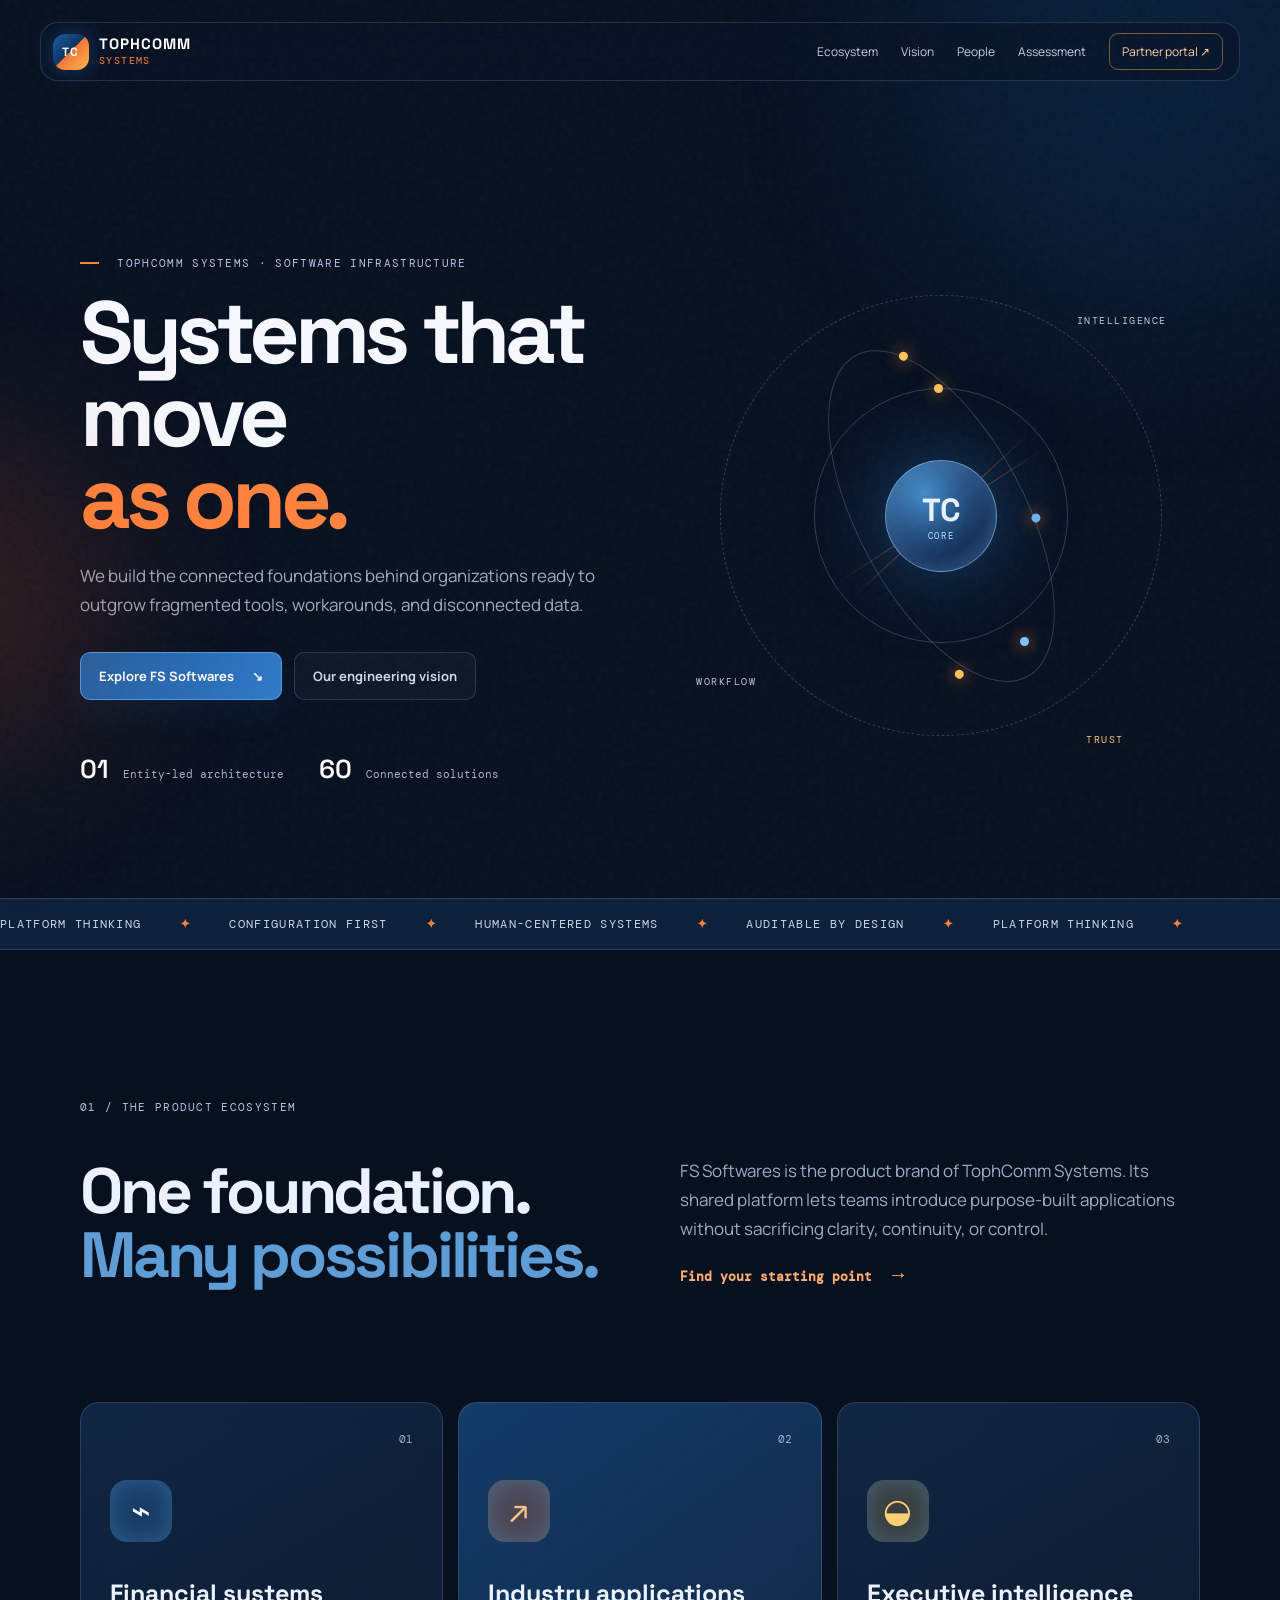
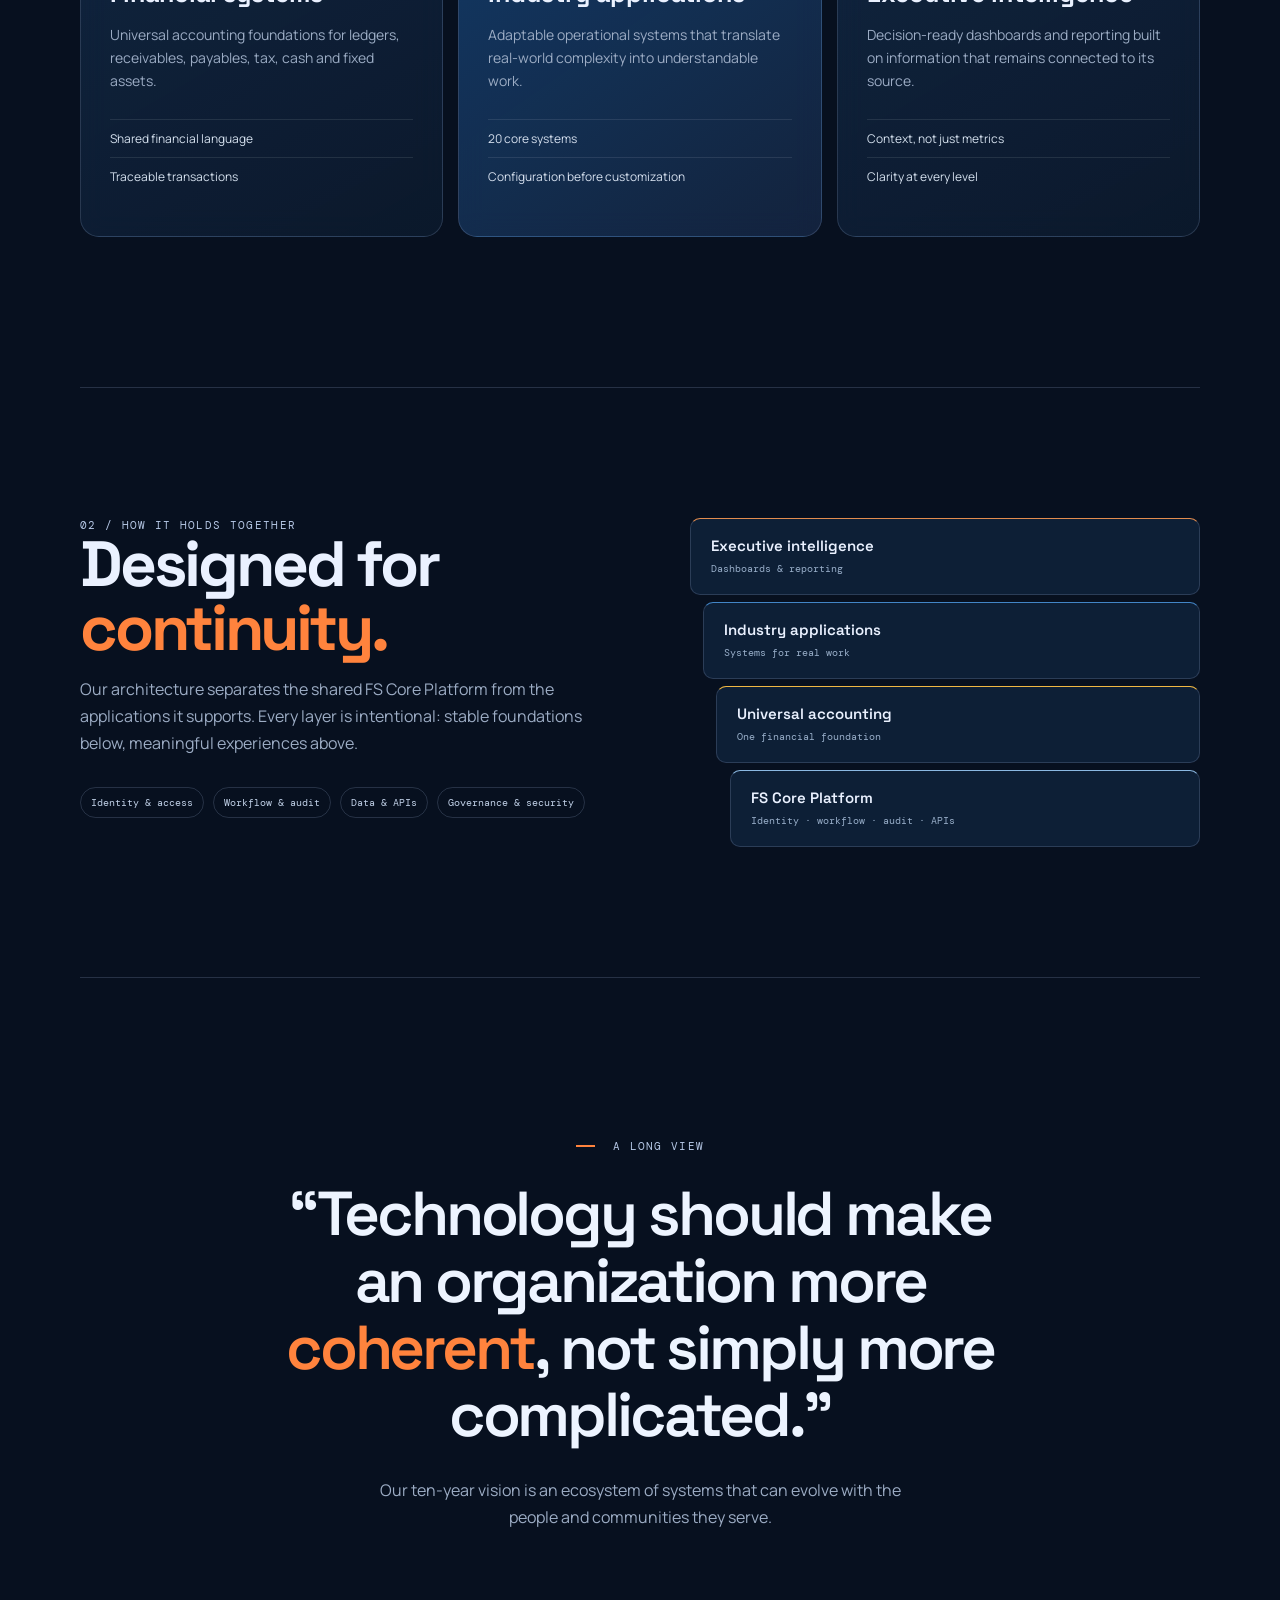
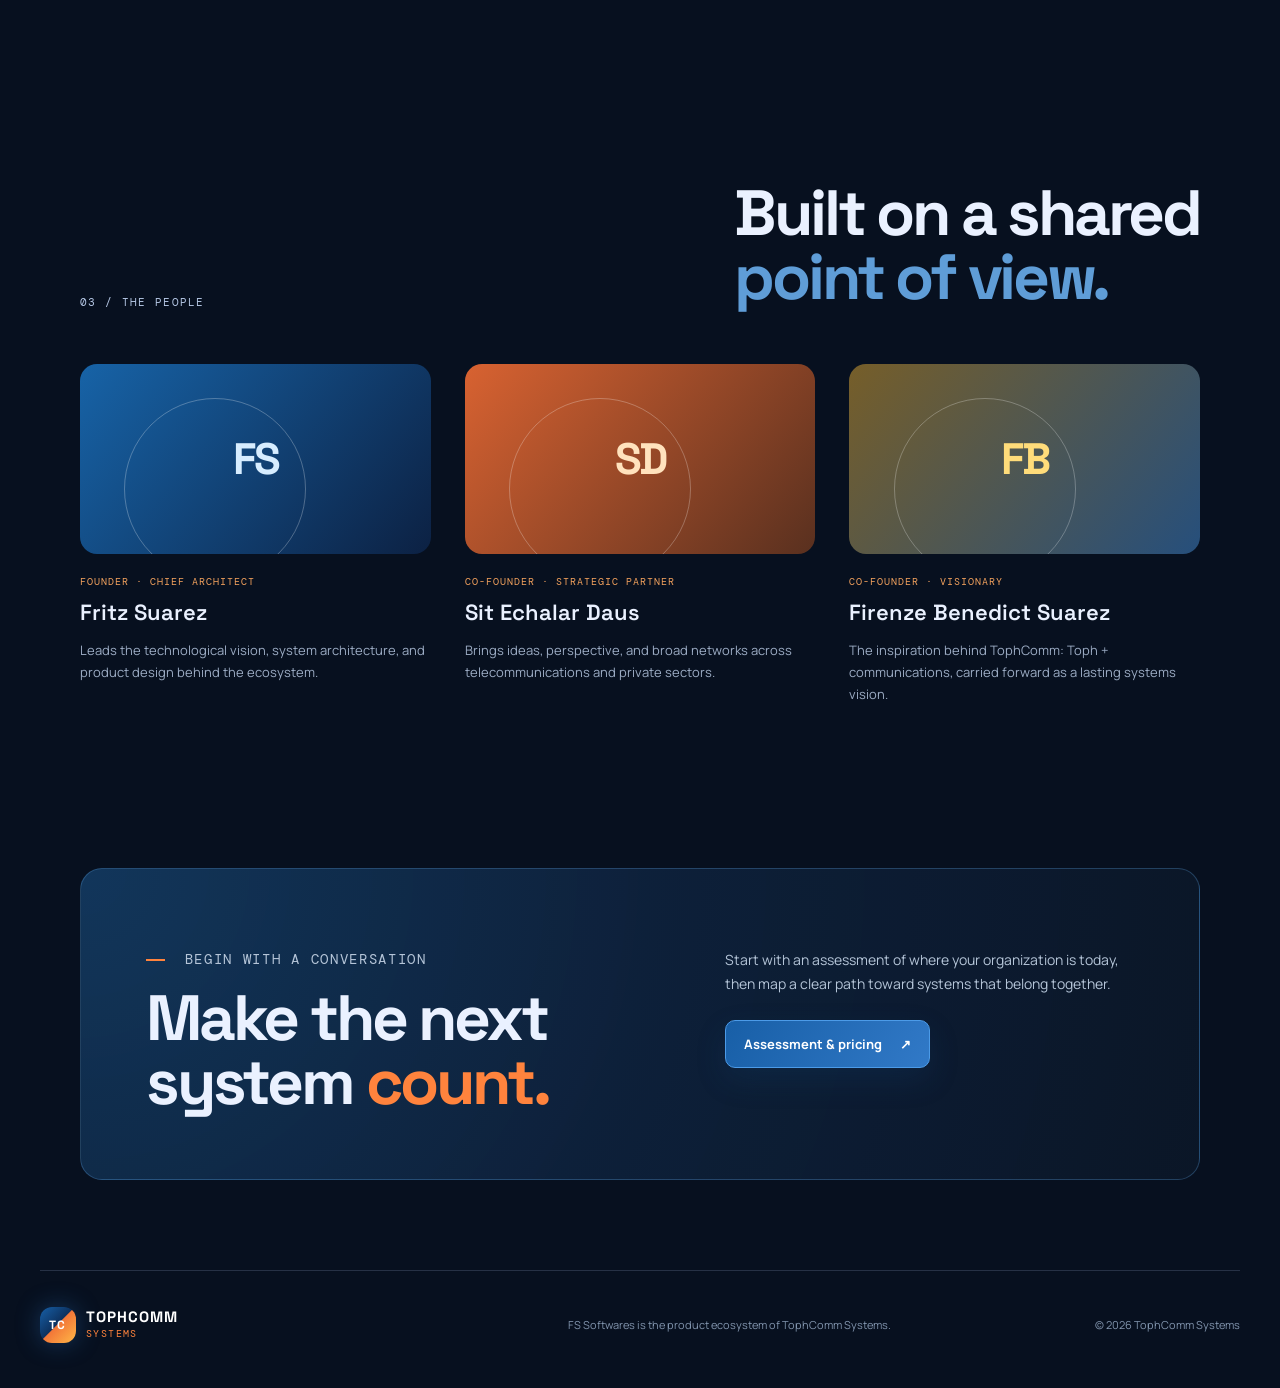
<file: index.html>
<!doctype html>
<html lang="en">
<head>
  <meta charset="utf-8" />
  <meta name="viewport" content="width=device-width, initial-scale=1" />
  <meta name="description" content="TophComm Systems creates connected software systems through the FS Softwares product ecosystem." />
  <title>TophComm Systems — Connected by design</title>
  <link rel="preconnect" href="https://fonts.googleapis.com" />
  <link rel="preconnect" href="https://fonts.gstatic.com" crossorigin />
  <link href="https://fonts.googleapis.com/css2?family=DM+Mono&family=Manrope:wght@400;500;600;700;800&family=Space+Grotesk:wght@500;600;700&display=swap" rel="stylesheet" />
  <link rel="stylesheet" href="assets/site.css" />
</head>
<body>
  <div class="noise"></div><div class="orb orb-a"></div><div class="orb orb-b"></div>
  <header class="site-header"><a class="brand" href="#top" aria-label="TophComm Systems home"><span class="brand-mark">TC</span><span>TOPHCOMM<small>SYSTEMS</small></span></a>
    <button class="menu-toggle" aria-expanded="false" aria-controls="nav">Menu</button>
    <nav id="nav"><a href="#ecosystem">Ecosystem</a><a href="#vision">Vision</a><a href="#team">People</a><a href="assessment.html">Assessment</a><a class="nav-portal" href="portal.html">Partner portal ↗</a></nav>
  </header>
  <main id="top">
    <section class="hero section">
      <div class="hero-copy reveal"><p class="eyebrow"><i></i> TophComm Systems · software infrastructure</p><h1>Systems that move<br><em>as one.</em></h1><p class="lede">We build the connected foundations behind organizations ready to outgrow fragmented tools, workarounds, and disconnected data.</p><div class="actions"><a class="button primary" href="#ecosystem">Explore FS Softwares <span>↘</span></a><a class="button quiet" href="#vision">Our engineering vision</a></div><div class="hero-meta"><span><b>01</b> Entity-led architecture</span><span><b>60</b> Connected solutions</span></div></div>
      <div class="system-visual reveal" aria-label="Animated TophComm system orbit"><div class="core"><b>TC</b><span>CORE</span></div><div class="orbit o1"><i></i><i></i></div><div class="orbit o2"><i></i><i></i><i></i></div><div class="orbit o3"></div><div class="signal s1"></div><div class="signal s2"></div><p class="orbit-label label-a">INTELLIGENCE</p><p class="orbit-label label-b">WORKFLOW</p><p class="orbit-label label-c">TRUST</p></div>
    </section>
    <section class="ticker" aria-label="Capabilities"><div>PLATFORM THINKING <b>✦</b> CONFIGURATION FIRST <b>✦</b> HUMAN-CENTERED SYSTEMS <b>✦</b> AUDITABLE BY DESIGN <b>✦</b> PLATFORM THINKING <b>✦</b></div></section>
    <section id="ecosystem" class="section intro"><div class="section-kicker reveal">01 / The product ecosystem</div><div class="intro-grid"><h2 class="reveal">One foundation.<br><span>Many possibilities.</span></h2><div class="reveal"><p class="lede">FS Softwares is the product brand of TophComm Systems. Its shared platform lets teams introduce purpose-built applications without sacrificing clarity, continuity, or control.</p><a class="text-link" href="assessment.html">Find your starting point <span>→</span></a></div></div></section>
    <section class="section product-grid">
      <article class="product-card reveal"><span class="card-index">01</span><div class="card-icon accounting">⌁</div><h3>Financial systems</h3><p>Universal accounting foundations for ledgers, receivables, payables, tax, cash and fixed assets.</p><ul><li>Shared financial language</li><li>Traceable transactions</li></ul></article>
      <article class="product-card feature reveal"><span class="card-index">02</span><div class="card-icon workflow">↗</div><h3>Industry applications</h3><p>Adaptable operational systems that translate real-world complexity into understandable work.</p><ul><li>20 core systems</li><li>Configuration before customization</li></ul></article>
      <article class="product-card reveal"><span class="card-index">03</span><div class="card-icon insight">◒</div><h3>Executive intelligence</h3><p>Decision-ready dashboards and reporting built on information that remains connected to its source.</p><ul><li>Context, not just metrics</li><li>Clarity at every level</li></ul></article>
    </section>
    <section id="vision" class="section architecture"><div class="arch-copy reveal"><div class="section-kicker">02 / How it holds together</div><h2>Designed for <em>continuity.</em></h2><p>Our architecture separates the shared FS Core Platform from the applications it supports. Every layer is intentional: stable foundations below, meaningful experiences above.</p><div class="principles"><span>Identity & access</span><span>Workflow & audit</span><span>Data & APIs</span><span>Governance & security</span></div></div><div class="stack reveal"><div class="stack-layer l1"><b>Executive intelligence</b><span>Dashboards & reporting</span></div><div class="stack-layer l2"><b>Industry applications</b><span>Systems for real work</span></div><div class="stack-layer l3"><b>Universal accounting</b><span>One financial foundation</span></div><div class="stack-layer l4"><b>FS Core Platform</b><span>Identity · workflow · audit · APIs</span></div></div></section>
    <section class="section statement reveal"><p class="eyebrow"><i></i> A long view</p><blockquote>“Technology should make an organization more <em>coherent</em>, not simply more complicated.”</blockquote><p>Our ten-year vision is an ecosystem of systems that can evolve with the people and communities they serve.</p></section>
    <section id="team" class="section team"><div class="team-head reveal"><div class="section-kicker">03 / The people</div><h2>Built on a shared<br><span>point of view.</span></h2></div><div class="people">
      <article class="person reveal"><div class="portrait p1">FS</div><p class="role">Founder · Chief Architect</p><h3>Fritz Suarez</h3><p>Leads the technological vision, system architecture, and product design behind the ecosystem.</p></article>
      <article class="person reveal"><div class="portrait p2">SD</div><p class="role">Co-Founder · Strategic Partner</p><h3>Sit Echalar Daus</h3><p>Brings ideas, perspective, and broad networks across telecommunications and private sectors.</p></article>
      <article class="person reveal"><div class="portrait p3">FB</div><p class="role">Co-Founder · Visionary</p><h3>Firenze Benedict Suarez</h3><p>The inspiration behind TophComm: Toph + communications, carried forward as a lasting systems vision.</p></article>
    </div></section>
    <section class="section CTA reveal"><div><p class="eyebrow"><i></i> Begin with a conversation</p><h2>Make the next<br>system <em>count.</em></h2></div><div><p>Start with an assessment of where your organization is today, then map a clear path toward systems that belong together.</p><a class="button primary" href="assessment.html">Assessment & pricing <span>↗</span></a></div></section>
  </main>
  <footer><a class="brand" href="#top"><span class="brand-mark">TC</span><span>TOPHCOMM<small>SYSTEMS</small></span></a><p>FS Softwares is the product ecosystem of TophComm Systems.</p><span>© 2026 TophComm Systems</span></footer><script src="assets/site.js"></script>
</body></html>
</file>
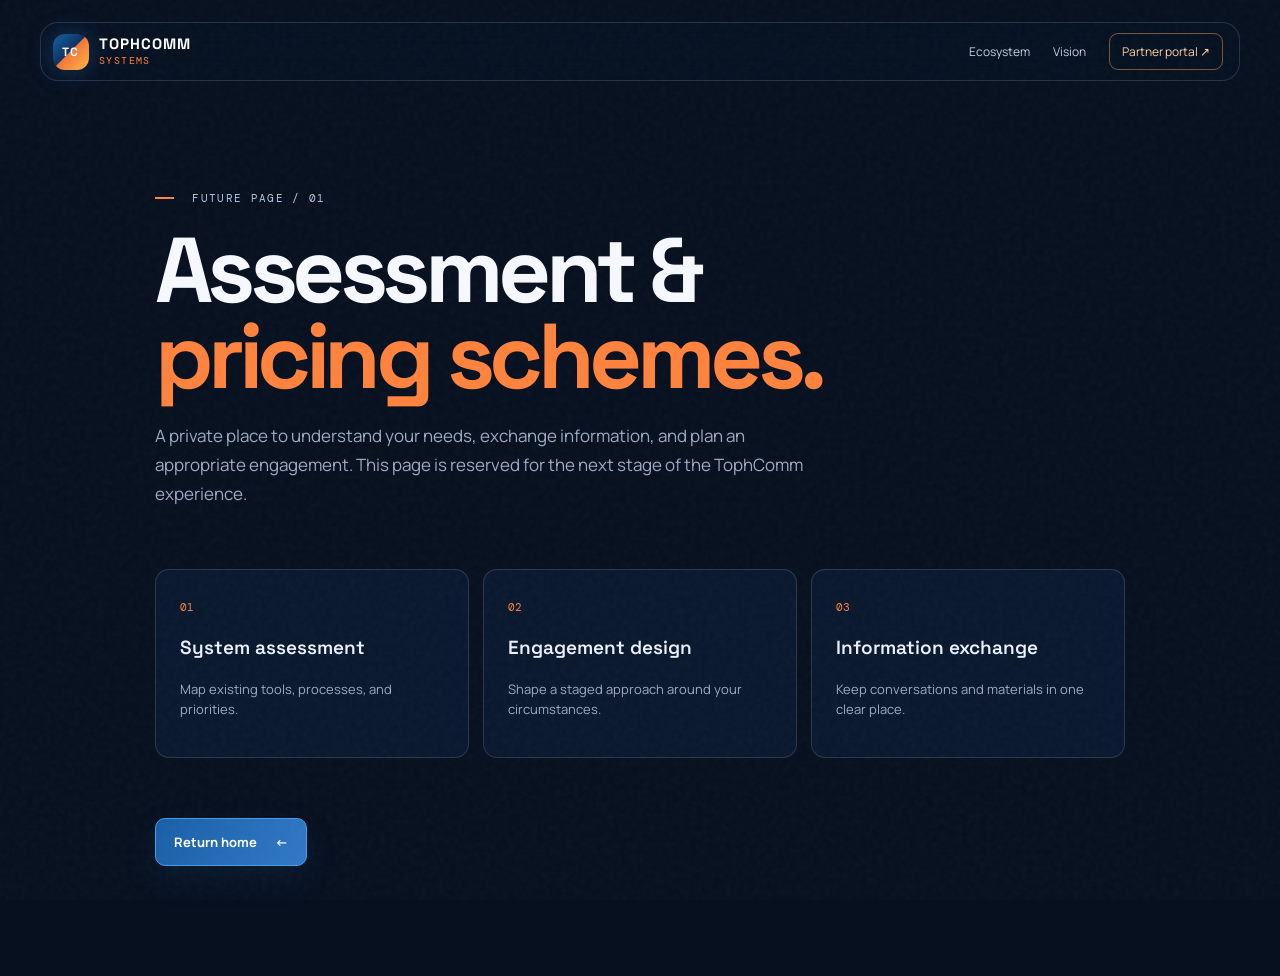
<file: assessment.html>
<!doctype html><html lang="en"><head><meta charset="utf-8"><meta name="viewport" content="width=device-width,initial-scale=1"><title>Assessment — TophComm Systems</title><link rel="preconnect" href="https://fonts.googleapis.com"><link href="https://fonts.googleapis.com/css2?family=DM+Mono&family=Manrope:wght@400;500;600;700;800&family=Space+Grotesk:wght@500;600;700&display=swap" rel="stylesheet"><link rel="stylesheet" href="assets/site.css"></head><body class="inner"><div class="noise"></div><header class="site-header"><a class="brand" href="index.html"><span class="brand-mark">TC</span><span>TOPHCOMM<small>SYSTEMS</small></span></a><nav><a href="index.html#ecosystem">Ecosystem</a><a href="index.html#vision">Vision</a><a class="nav-portal" href="portal.html">Partner portal ↗</a></nav></header><main class="inner-main"><p class="eyebrow"><i></i> Future page / 01</p><h1>Assessment &<br><em>pricing schemes.</em></h1><p class="lede">A private place to understand your needs, exchange information, and plan an appropriate engagement. This page is reserved for the next stage of the TophComm experience.</p><div class="future-grid"><article><b>01</b><h3>System assessment</h3><p>Map existing tools, processes, and priorities.</p></article><article><b>02</b><h3>Engagement design</h3><p>Shape a staged approach around your circumstances.</p></article><article><b>03</b><h3>Information exchange</h3><p>Keep conversations and materials in one clear place.</p></article></div><a class="button primary" href="index.html">Return home <span>←</span></a></main></body></html>
</file>
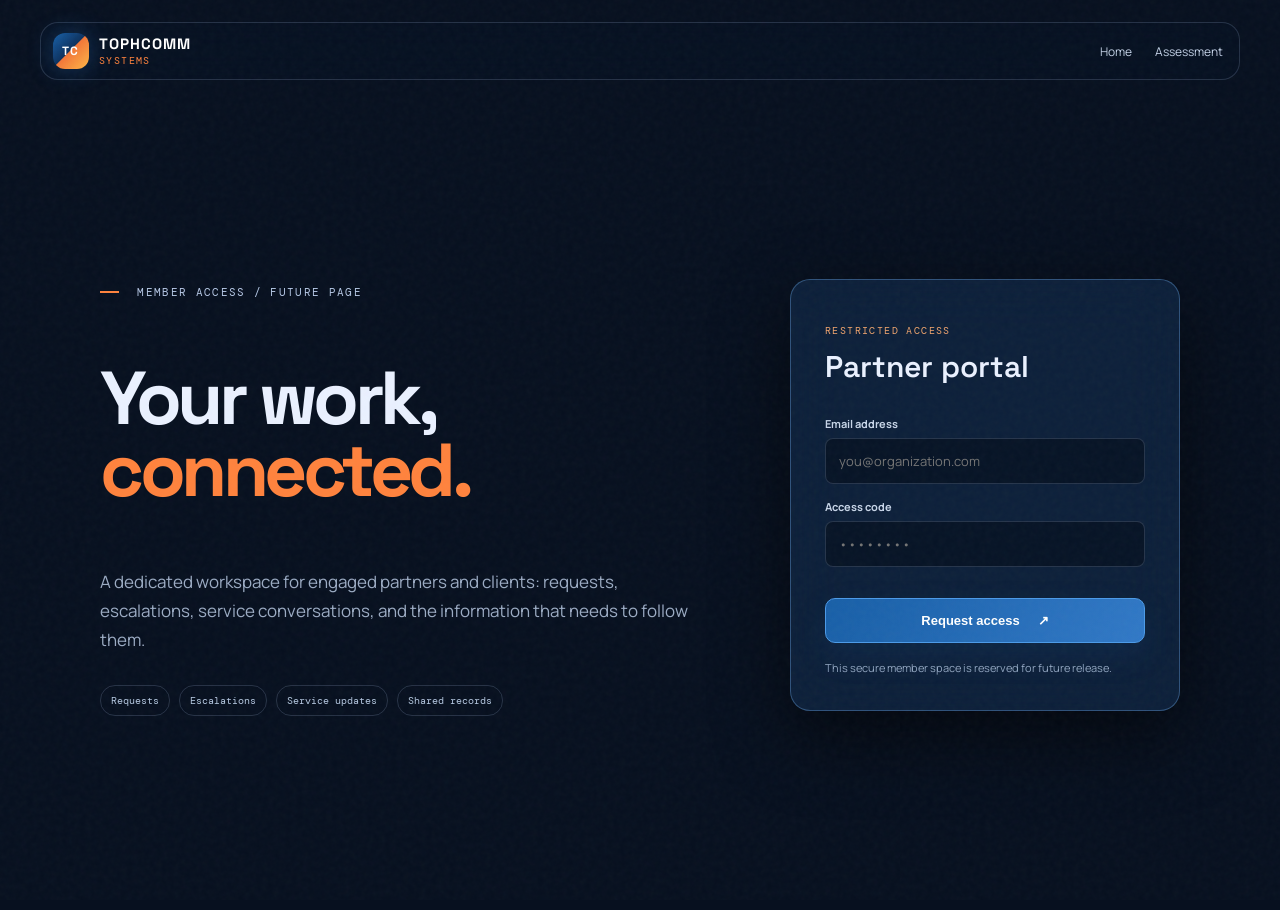
<file: portal.html>
<!doctype html><html lang="en"><head><meta charset="utf-8"><meta name="viewport" content="width=device-width,initial-scale=1"><title>Partner Portal — TophComm Systems</title><link rel="preconnect" href="https://fonts.googleapis.com"><link href="https://fonts.googleapis.com/css2?family=DM+Mono&family=Manrope:wght@400;500;600;700;800&family=Space+Grotesk:wght@500;600;700&display=swap" rel="stylesheet"><link rel="stylesheet" href="assets/site.css"></head><body class="inner portal"><div class="noise"></div><header class="site-header"><a class="brand" href="index.html"><span class="brand-mark">TC</span><span>TOPHCOMM<small>SYSTEMS</small></span></a><nav><a href="index.html">Home</a><a href="assessment.html">Assessment</a></nav></header><main class="portal-main"><section><p class="eyebrow"><i></i> Member access / future page</p><h1>Your work, <em>connected.</em></h1><p class="lede">A dedicated workspace for engaged partners and clients: requests, escalations, service conversations, and the information that needs to follow them.</p><div class="portal-features"><span>Requests</span><span>Escalations</span><span>Service updates</span><span>Shared records</span></div></section><form class="login-card" onsubmit="event.preventDefault();this.querySelector('.form-note').textContent='Member access will be enabled when this portal launches.'"><p>RESTRICTED ACCESS</p><h2>Partner portal</h2><label>Email address<input type="email" required placeholder="you@organization.com"></label><label>Access code<input type="password" required placeholder="••••••••"></label><button class="button primary">Request access <span>↗</span></button><small class="form-note">This secure member space is reserved for future release.</small></form></main></body></html>
</file>
<file: assets/site.css>
:root{--ink:#eaf1ff;--muted:#9cacc4;--night:#07101f;--navy:#0e2444;--blue:#2876c5;--orange:#ff833d;--gold:#fbc35c;--line:rgba(191,215,255,.17);--glass:rgba(15,32,57,.58)}*{box-sizing:border-box}html{scroll-behavior:smooth}body{margin:0;background:var(--night);color:var(--ink);font-family:Manrope,Arial,sans-serif;overflow-x:hidden}.noise{position:fixed;inset:0;opacity:.042;pointer-events:none;z-index:9;background-image:url("data:image/svg+xml,%3Csvg viewBox='0 0 180 180' xmlns='http://www.w3.org/2000/svg'%3E%3Cfilter id='n'%3E%3CfeTurbulence type='fractalNoise' baseFrequency='.85' numOctaves='4' stitchTiles='stitch'/%3E%3C/filter%3E%3Crect width='100%25' height='100%25' filter='url(%23n)' opacity='.8'/%3E%3C/svg%3E")}.orb{position:fixed;border-radius:50%;filter:blur(90px);opacity:.18;pointer-events:none}.orb-a{background:#155fa9;width:40vw;height:40vw;top:-15vw;right:-10vw}.orb-b{background:#e95b25;width:26vw;height:26vw;top:48%;left:-17vw}.site-header{position:relative;z-index:5;width:min(1200px,calc(100% - 48px));margin:22px auto;min-height:58px;display:flex;align-items:center;justify-content:space-between;border:1px solid var(--line);background:rgba(8,19,36,.62);backdrop-filter:blur(20px);padding:10px 16px 10px 12px;border-radius:18px}.brand{display:flex;align-items:center;gap:10px;color:#fff;text-decoration:none;font:700 15px/1 Space Grotesk;letter-spacing:.07em}.brand small{display:block;font:10px DM Mono;color:var(--orange);letter-spacing:.14em;margin-top:3px}.brand-mark{width:36px;height:36px;border-radius:12px;background:linear-gradient(135deg,#1760a8,#0d315e 48%,#f27638 49%,#ffb847);display:grid;place-items:center;color:white;font-size:12px;box-shadow:0 0 24px #276dba66}nav{display:flex;align-items:center;gap:23px}nav a{font-size:12px;color:#c4d2e7;text-decoration:none;transition:.25s}nav a:hover{color:#fff}.nav-portal{border:1px solid #d9905a88;padding:9px 12px;border-radius:9px;color:#ffd0a5}.menu-toggle{display:none;background:none;border:0;color:white}.section{width:min(1120px,calc(100% - 48px));margin:auto}.hero{min-height:calc(100vh - 105px);display:grid;grid-template-columns:1.05fr .95fr;align-items:center;gap:30px;padding:100px 0 70px}.eyebrow,.section-kicker{font:11px DM Mono;color:#b5c7e5;letter-spacing:.12em;text-transform:uppercase}.eyebrow i{width:19px;height:2px;background:var(--orange);display:inline-block;margin:0 10px 3px 0}.hero h1,.inner-main h1{font:700 clamp(48px,7vw,88px)/.94 Space Grotesk;margin:22px 0;color:#f6f9ff;letter-spacing:-.06em}.hero h1 em,h2 em,.inner h1 em,blockquote em{font-style:normal;color:var(--orange)}.lede{color:var(--muted);font-size:17px;line-height:1.7;max-width:600px}.actions{display:flex;gap:12px;flex-wrap:wrap;margin-top:32px}.button{display:inline-flex;gap:18px;align-items:center;justify-content:center;padding:14px 18px;border-radius:10px;text-decoration:none;font-size:13px;font-weight:700;transition:.25s;border:1px solid var(--line);cursor:pointer}.button.primary{background:linear-gradient(120deg,#185fa7,#3179c7);color:white;border-color:#4c9be8;box-shadow:0 12px 30px #174d852e}.button.primary:hover{transform:translateY(-3px);background:linear-gradient(120deg,#e5662a,#f4a742);box-shadow:0 16px 34px #e66b2e3c}.button.quiet{color:#cbd9ee;background:#ffffff08}.hero-meta{display:flex;gap:35px;margin-top:52px;color:#a6b8d1;font:11px DM Mono}.hero-meta b{font:600 26px Space Grotesk;color:white;margin-right:7px}.system-visual{width:min(480px,90vw);aspect-ratio:1;margin:auto;position:relative;display:grid;place-items:center;perspective:800px}.core{z-index:2;width:112px;aspect-ratio:1;border-radius:50%;display:grid;place-content:center;text-align:center;background:radial-gradient(circle at 35% 30%,#438ccb,#102a53 62%);border:1px solid #8bc2efaa;box-shadow:0 0 80px #2576c980,inset 0 0 30px #7dc8ff55;animation:core-pulse 3.5s infinite}.core b{font:700 32px Space Grotesk}.core span{font:9px DM Mono;color:#bddffc;letter-spacing:.2em}.orbit{position:absolute;border:1px solid #80a9d54d;border-radius:50%;animation:spin linear infinite}.orbit i{position:absolute;width:9px;height:9px;border-radius:50%;background:var(--gold);box-shadow:0 0 16px var(--orange)}.o1{width:53%;height:53%;animation-duration:8s}.o1 i:first-child{top:-5px;left:47%}.o1 i:last-child{bottom:-4px;right:15%;background:#7fc5ff}.o2{width:76%;height:35%;transform:rotate(62deg);animation-duration:14s;animation-direction:reverse}.o2 i:first-child{left:5%;top:22%}.o2 i:nth-child(2){right:8%;bottom:12%}.o2 i:last-child{right:36%;top:-4px;background:#74b6ee}.o3{width:92%;height:92%;border-style:dashed;animation-duration:23s}.signal{position:absolute;width:240px;height:1px;background:linear-gradient(90deg,transparent,var(--orange),transparent);opacity:.7;transform:rotate(-33deg);animation:pulse 2.8s infinite}.s2{transform:rotate(137deg);animation-delay:1.4s}.orbit-label{position:absolute;font:10px DM Mono;letter-spacing:.15em;color:#b7c9e2}.label-a{top:6%;right:3%}.label-b{bottom:12%;left:-1%}.label-c{bottom:0;right:12%;color:#ffc07c}@keyframes spin{to{transform:rotate(360deg)}}@keyframes core-pulse{50%{transform:scale(1.08);box-shadow:0 0 105px #f47c3890,inset 0 0 30px #7dc8ff55}}@keyframes pulse{50%{opacity:.1;transform:rotate(-33deg) scaleX(.5)}}.ticker{overflow:hidden;padding:17px 0;border-top:1px solid var(--line);border-bottom:1px solid var(--line);background:#0e213b;white-space:nowrap;color:#c7d6e8;font:12px DM Mono;letter-spacing:.11em}.ticker div{animation:ticker 27s linear infinite}.ticker b{color:var(--orange);margin:0 30px}@keyframes ticker{to{transform:translateX(-45%)}}.intro{padding:150px 0 75px}.intro-grid{display:grid;grid-template-columns:1fr 1fr;gap:80px;align-items:end;margin-top:26px}.intro h2,.architecture h2,.team h2,.CTA h2{font:700 clamp(38px,5vw,65px)/1 Space Grotesk;letter-spacing:-.05em;margin:0}.intro h2 span,.team h2 span{color:#5f9dd7}.text-link{color:#ffad72;font:600 13px DM Mono;text-decoration:none}.text-link span{font-size:20px;margin-left:8px}.product-grid{display:grid;grid-template-columns:repeat(3,1fr);gap:15px;padding:40px 0 150px}.product-card{position:relative;min-height:390px;padding:29px;border:1px solid var(--line);border-radius:19px;background:linear-gradient(150deg,#163255a8,#0d1c30b8);backdrop-filter:blur(14px);overflow:hidden;transition:.35s}.product-card:hover{transform:translateY(-8px);border-color:#ed9a6099;box-shadow:0 22px 60px #01071455}.product-card.feature{background:linear-gradient(145deg,#164a80c4,#182948bd)}.card-index{float:right;font:11px DM Mono;color:#9ab5d2}.card-icon{width:62px;height:62px;display:grid;place-items:center;border-radius:17px;color:white;font:33px Space Grotesk;margin:48px 0 35px;background:#2b73b755;box-shadow:inset 0 0 24px #5ca5e855}.workflow{background:#e9783744;color:#ffc08c}.insight{background:#e6ad4a33;color:#ffcf75}.product-card h3{font:700 25px Space Grotesk;margin:0}.product-card p{font-size:14px;line-height:1.65;color:var(--muted)}.product-card ul{padding:13px 0 0;list-style:none;font-size:12px;color:#d5e0ee}.product-card li{border-top:1px solid #ffffff18;padding:10px 0}.architecture{border-top:1px solid var(--line);border-bottom:1px solid var(--line);padding:130px 0;display:grid;grid-template-columns:1fr 1fr;gap:100px}.arch-copy>p{color:var(--muted);line-height:1.7}.principles{display:flex;flex-wrap:wrap;gap:9px;margin-top:29px}.principles span{border:1px solid var(--line);border-radius:20px;padding:8px 10px;font:10px DM Mono;color:#c1d1e8}.stack{align-self:center;display:flex;flex-direction:column;gap:7px}.stack-layer{padding:17px 20px;border:1px solid var(--line);border-radius:10px;background:#122945a0;transition:.25s}.stack-layer:hover{transform:translateX(-12px)}.stack-layer b{display:block;font:600 15px Space Grotesk}.stack-layer span{font:10px DM Mono;color:#99afca}.l1{border-top-color:#e28c4e}.l2{border-top-color:#4285c7;margin-left:13px}.l3{border-top-color:#f0b743;margin-left:26px}.l4{border-top-color:#8bb9e3;margin-left:40px}.statement{text-align:center;padding:150px 10%;max-width:1000px}.statement blockquote{font:600 clamp(34px,5vw,62px)/1.08 Space Grotesk;letter-spacing:-.05em;margin:28px auto;color:#edf4ff}.statement>p:last-child{max-width:550px;margin:auto;color:var(--muted);line-height:1.7}.team{padding:100px 0 150px}.team-head{display:flex;justify-content:space-between;align-items:end;margin-bottom:55px}.people{display:grid;grid-template-columns:repeat(3,1fr);gap:34px}.portrait{height:190px;border-radius:17px;display:grid;place-items:center;font:700 44px Space Grotesk;letter-spacing:-.07em;margin-bottom:21px;position:relative;overflow:hidden}.portrait:before{content:'';position:absolute;width:180px;height:180px;border:1px solid #ffffff44;border-radius:50%;transform:translate(-40px,30px)}.p1{background:linear-gradient(130deg,#1763a7,#0c2143);color:#d7edff}.p2{background:linear-gradient(130deg,#d86231,#59301f);color:#ffe2bd}.p3{background:linear-gradient(130deg,#765e29,#264f7c);color:#ffdc7a}.role{font:10px DM Mono;color:#f2a15d;text-transform:uppercase;letter-spacing:.1em}.person h3{font:600 22px Space Grotesk;margin:8px 0}.person p:last-child{font-size:13px;line-height:1.7;color:var(--muted)}.CTA{padding:65px;display:grid;grid-template-columns:1.1fr .9fr;gap:80px;border:1px solid #4f8cc25c;background:radial-gradient(circle at 0% 0%,#1d5d9780,#102542bb 52%,#0c1829cc);border-radius:22px;margin-bottom:90px}.CTA p{color:#b5c5d8;font-size:14px;line-height:1.7}.CTA .button{margin-top:10px}footer{border-top:1px solid var(--line);width:min(1200px,calc(100% - 48px));margin:auto;padding:35px 0 45px;display:grid;grid-template-columns:1fr 1fr auto;align-items:center;gap:20px;color:#8295ae;font-size:11px}.inner-main{width:min(970px,calc(100% - 48px));margin:110px auto}.inner-main h1{font-size:clamp(52px,8vw,92px)}.inner-main .lede{max-width:660px}.future-grid{display:grid;grid-template-columns:repeat(3,1fr);gap:14px;margin:60px 0}.future-grid article{padding:24px;border-radius:14px;border:1px solid var(--line);background:var(--glass)}.future-grid b{font:11px DM Mono;color:var(--orange)}.future-grid h3{font:600 19px Space Grotesk}.future-grid p{font-size:13px;color:var(--muted);line-height:1.6}.portal-main{width:min(1080px,calc(100% - 48px));min-height:calc(100vh - 160px);margin:45px auto;display:grid;grid-template-columns:1fr 390px;gap:80px;align-items:center}.portal-main h1{font:700 clamp(48px,6vw,75px)/.96 Space Grotesk;letter-spacing:-.06em}.portal-features{display:flex;flex-wrap:wrap;gap:9px;margin-top:30px}.portal-features span{font:10px DM Mono;padding:8px 10px;border:1px solid var(--line);border-radius:15px;color:#b6c9e2}.login-card{padding:34px;border:1px solid #568ec677;border-radius:20px;background:#112947ad;box-shadow:0 25px 70px #0008;backdrop-filter:blur(25px)}.login-card>p{font:10px DM Mono;color:#f1a66e;letter-spacing:.14em}.login-card h2{font:600 30px Space Grotesk;margin:10px 0 30px}.login-card label{display:block;color:#c7d5e8;font-size:11px;font-weight:700;margin:15px 0}.login-card input{width:100%;display:block;background:#071426;border:1px solid var(--line);color:#fff;border-radius:8px;padding:13px;margin-top:7px;font:13px Manrope}.login-card button{width:100%;margin:16px 0}.form-note{display:block;color:#93a7c2;line-height:1.6;font-size:11px}.reveal{opacity:0;transform:translateY(24px);transition:opacity .7s ease,transform .7s ease}.reveal.visible{opacity:1;transform:none}@media(max-width:760px){.site-header{width:calc(100% - 28px);margin:14px auto}.menu-toggle{display:block}nav{display:none;position:absolute;top:65px;left:0;right:0;padding:18px;border:1px solid var(--line);border-radius:15px;background:#0b1930;flex-direction:column;align-items:flex-start}nav.open{display:flex}.hero,.architecture,.CTA,.portal-main{grid-template-columns:1fr}.hero{padding-top:75px;text-align:left}.system-visual{margin-top:-25px;width:340px}.intro-grid,.product-grid,.people,.future-grid{grid-template-columns:1fr;gap:20px}.product-card{min-height:auto}.intro{padding-top:100px}.architecture{gap:50px;padding:85px 0}.CTA{padding:34px;gap:25px}.team-head{display:block}.team-head h2{margin-top:22px}.people{gap:45px}footer{grid-template-columns:1fr;gap:12px}.inner-main{margin:70px auto}.portal-main{gap:35px}.hero-meta{gap:15px;flex-wrap:wrap}.orb{filter:blur(60px)}}
</file>
